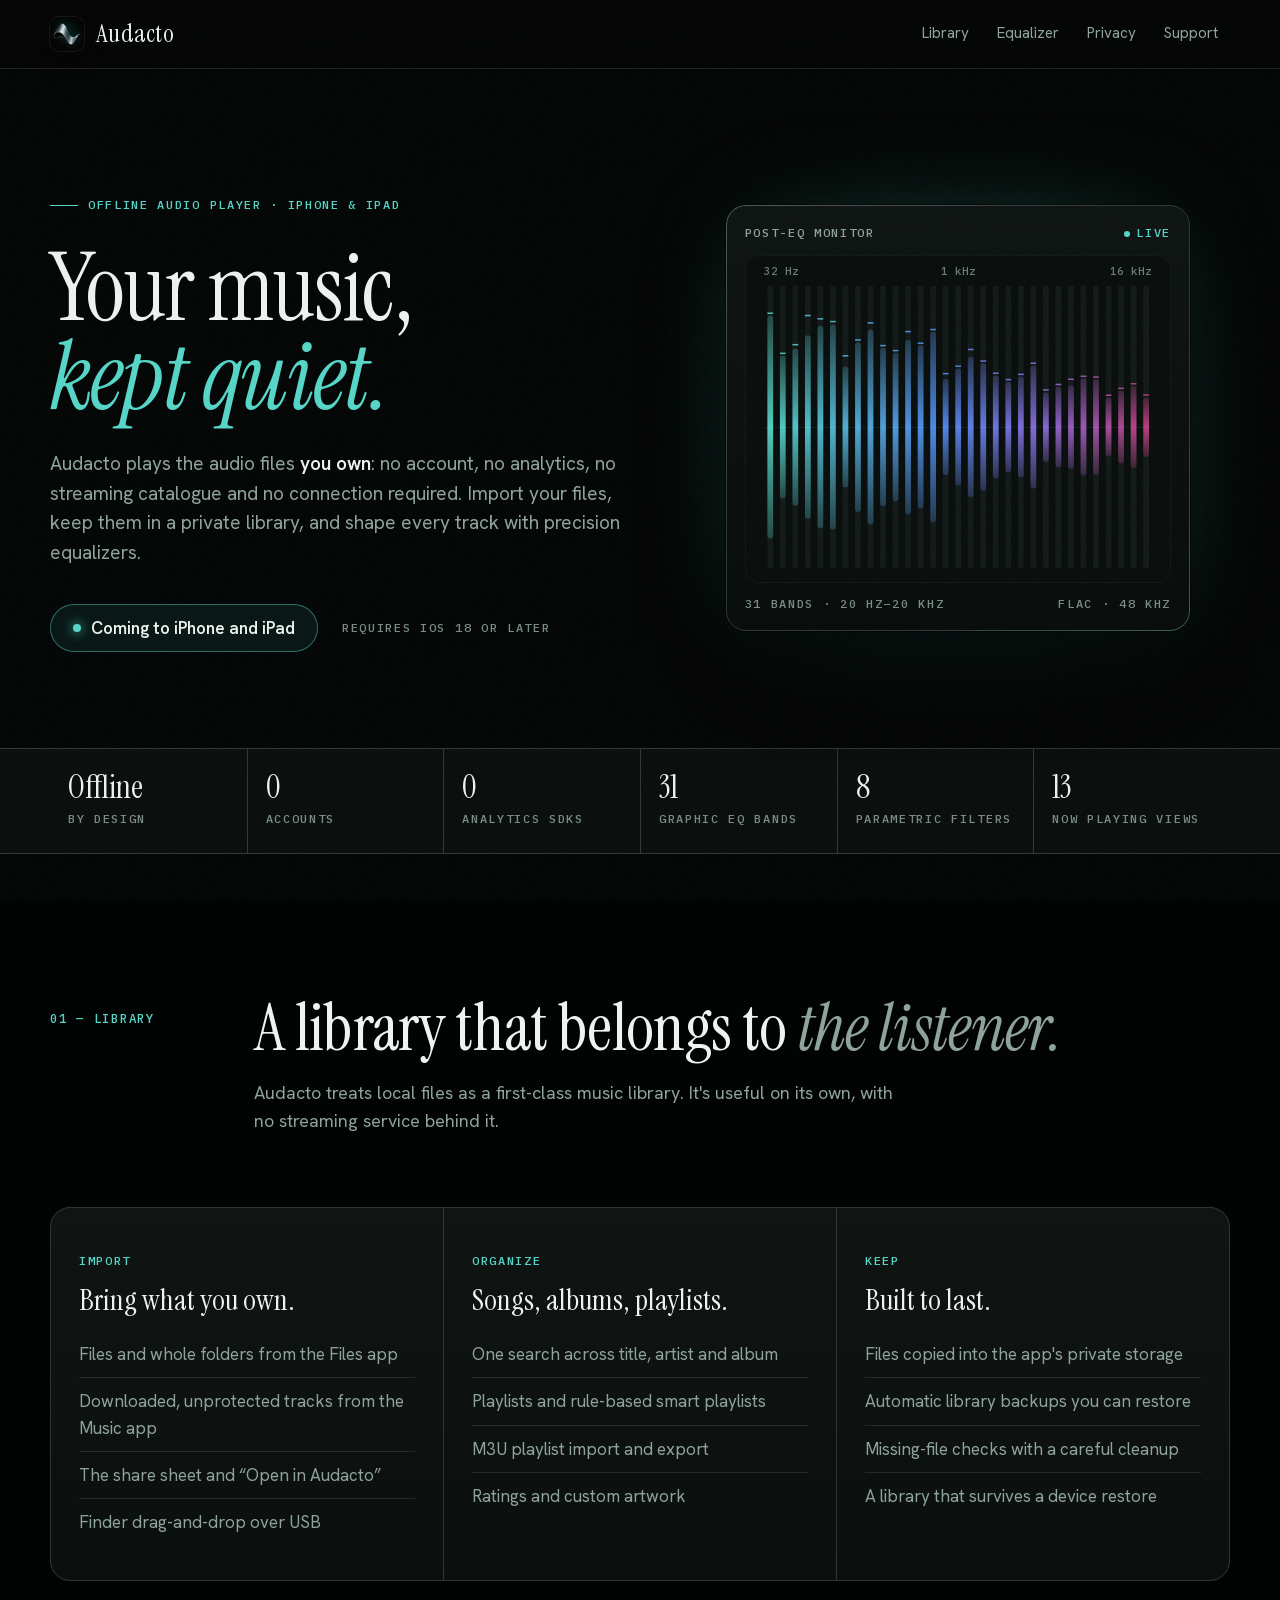
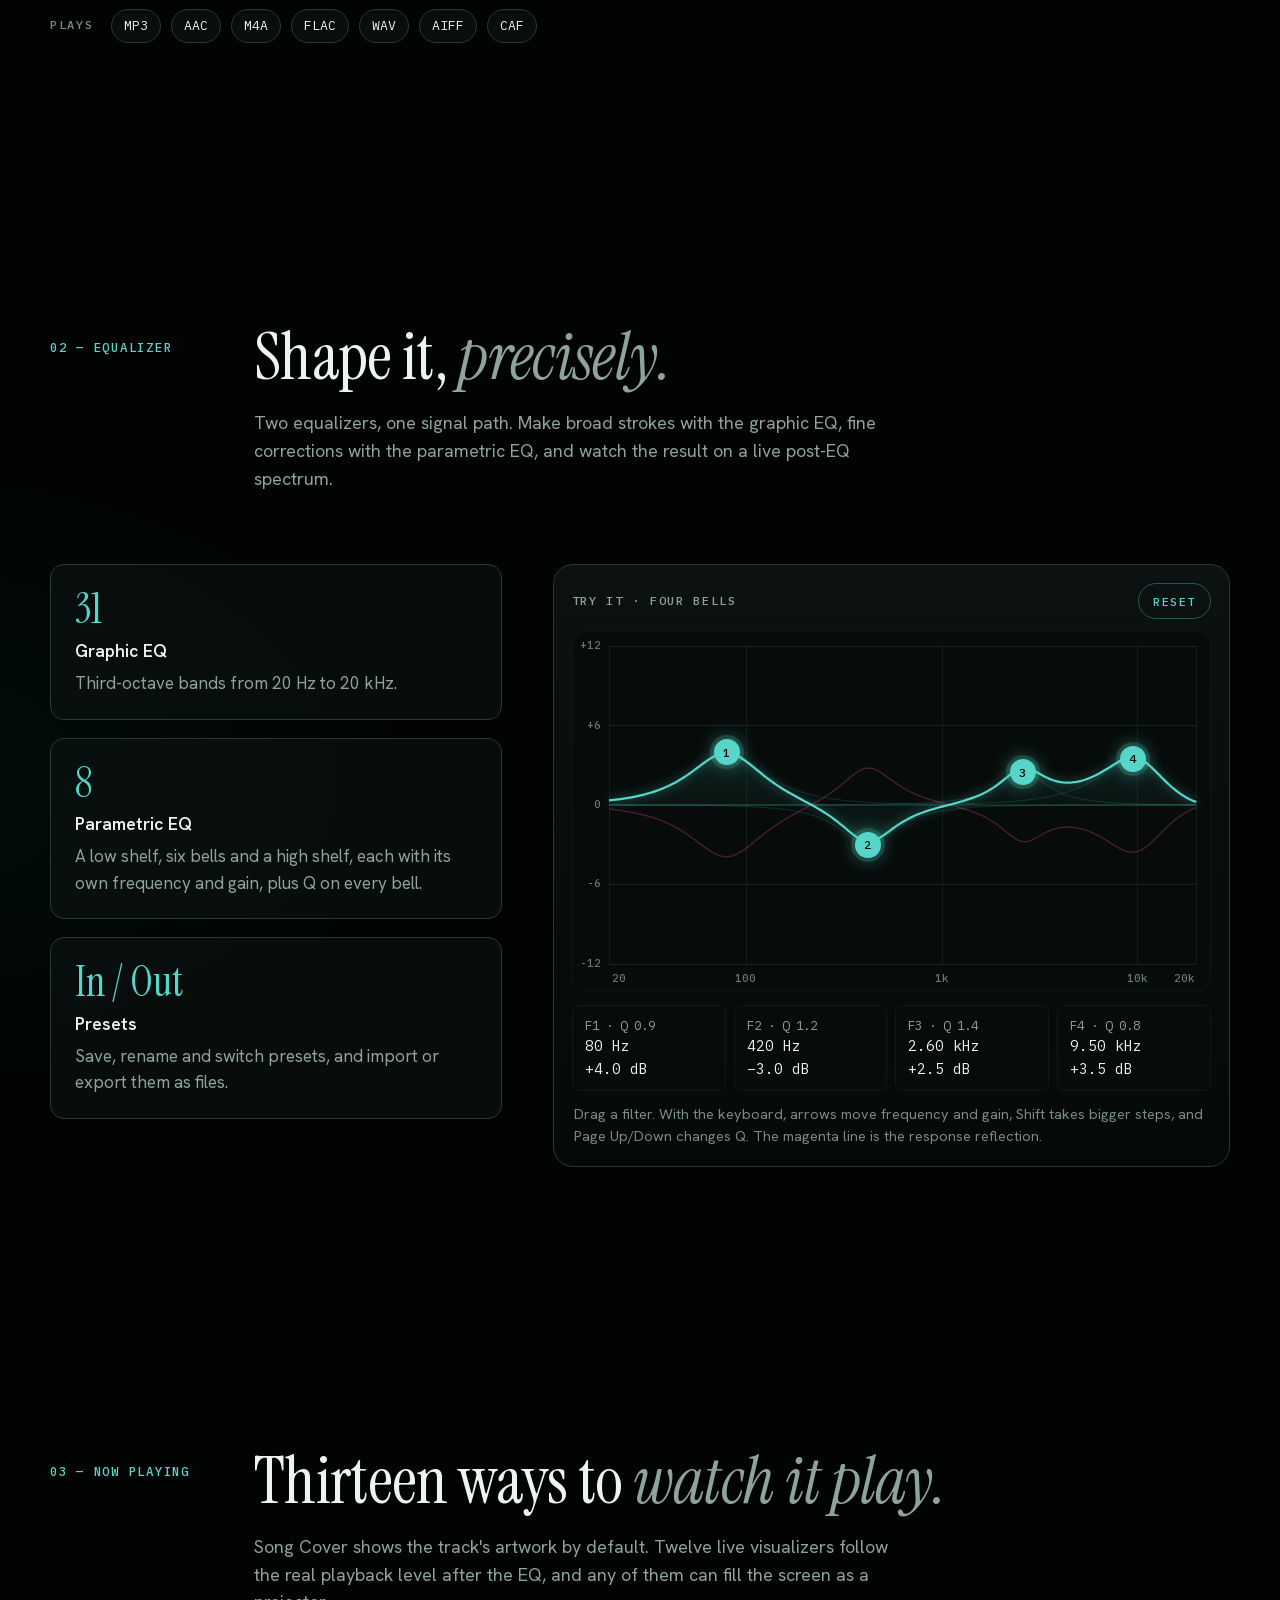
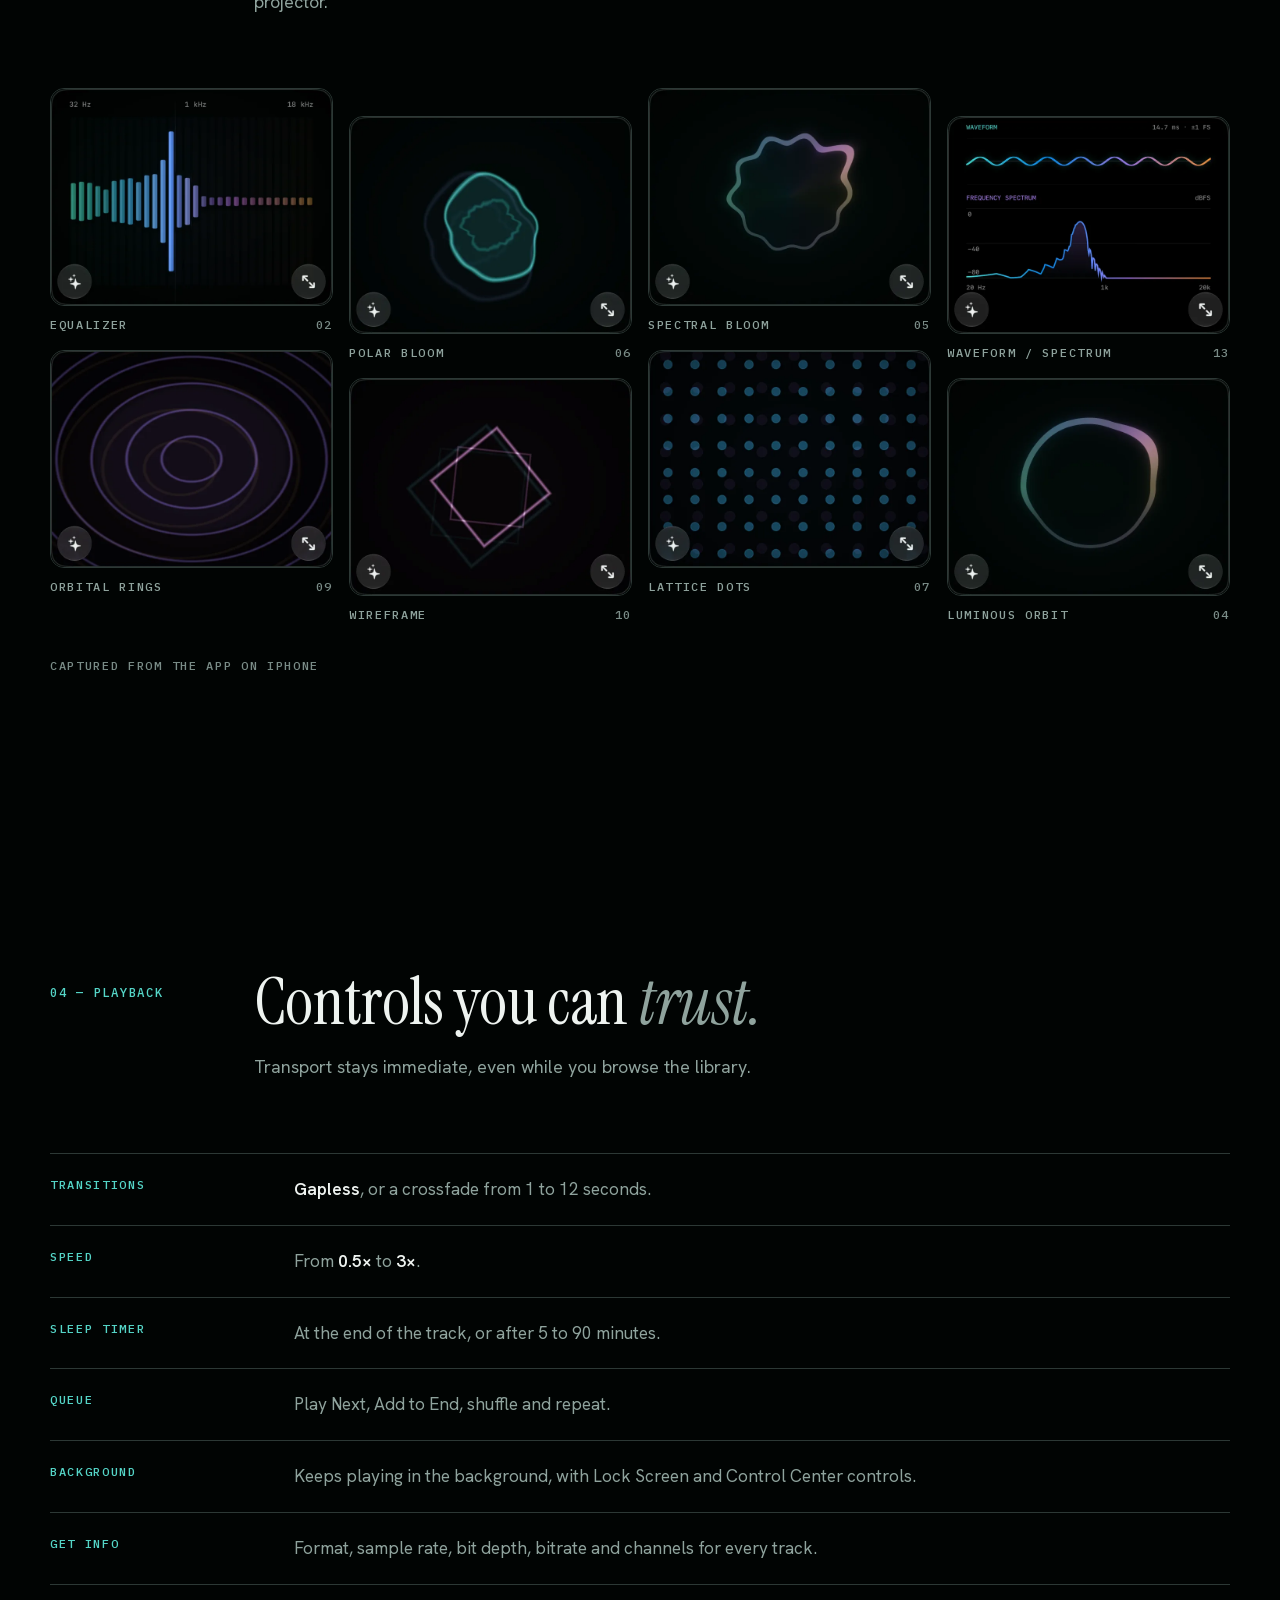
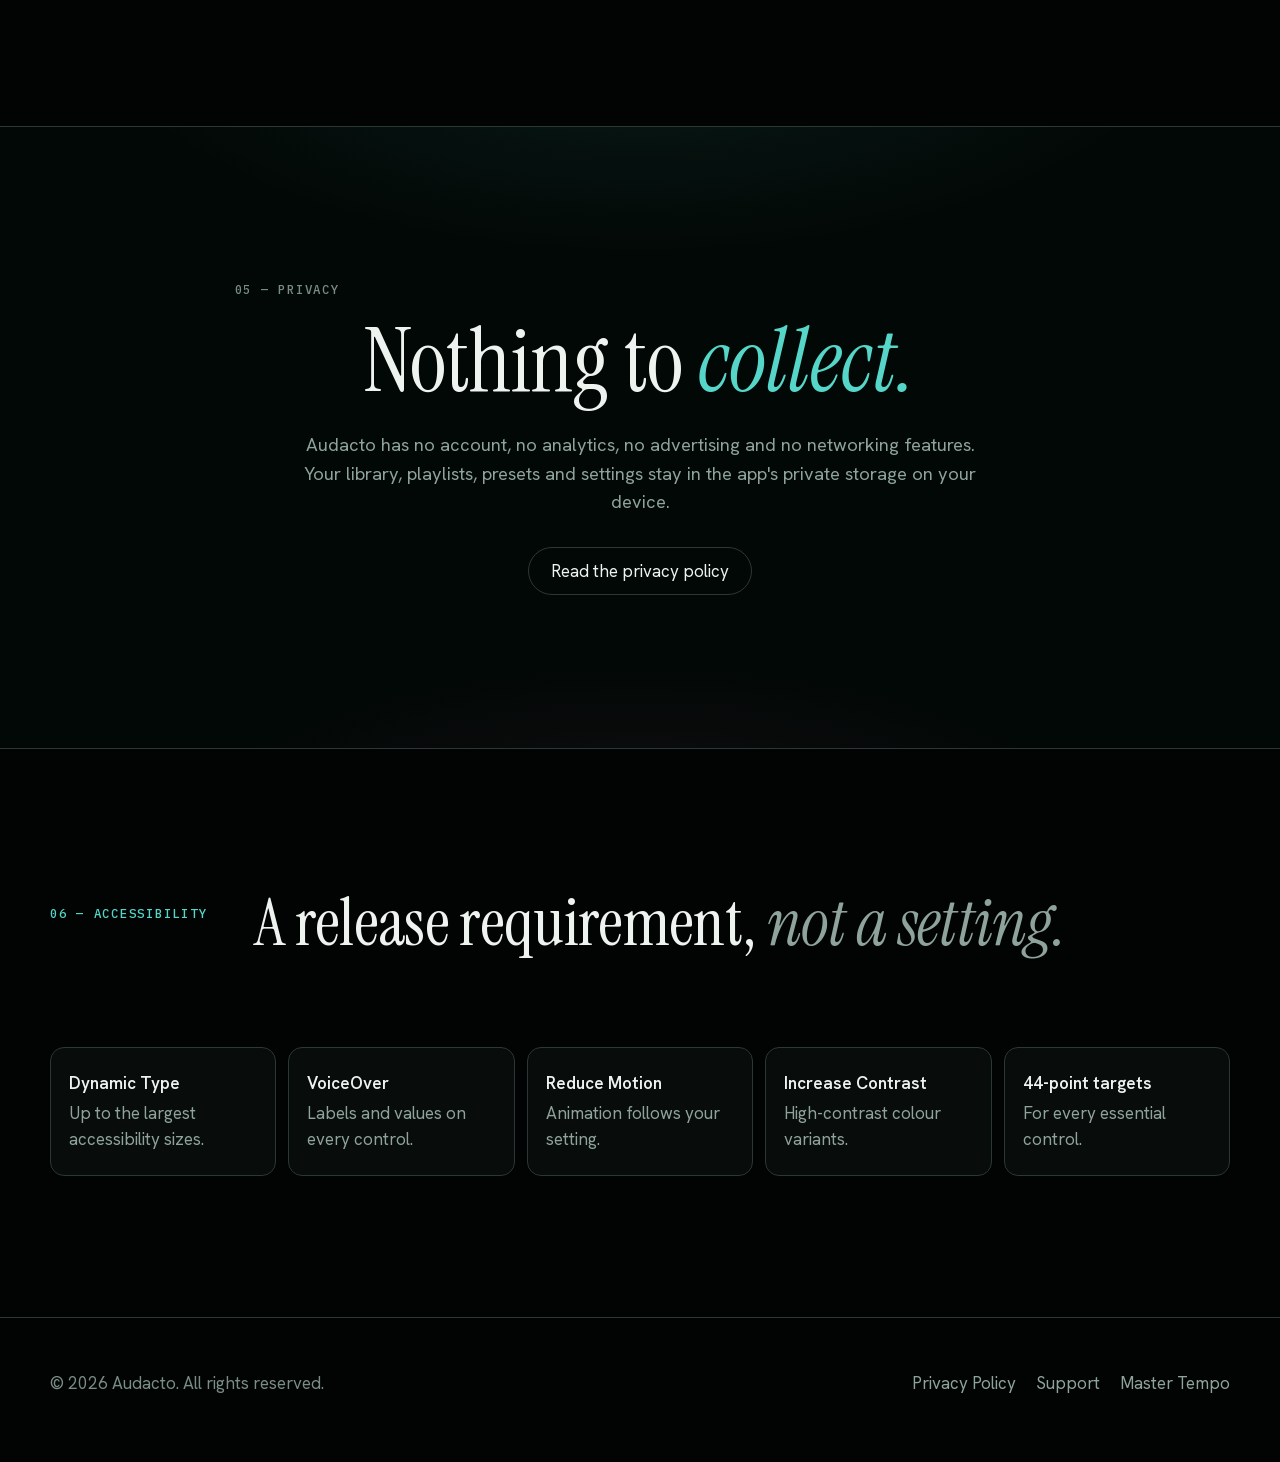
<file: index.html>
<!doctype html>
<html lang="en">
<head>
  <meta charset="utf-8">
  <meta name="viewport" content="width=device-width, initial-scale=1, viewport-fit=cover">
  <title>Audacto — The offline player for music you own</title>
  <meta name="description" content="Audacto is an offline audio player for iPhone and iPad. Import the files you own, organize them into a private library, and shape every track with a 31-band graphic EQ and an eight-filter parametric EQ. No account, no analytics.">
  <meta name="theme-color" content="#010403">
  <link rel="canonical" href="https://audacto.master-tempo.com/">
  <meta property="og:type" content="website">
  <meta property="og:title" content="Audacto — The offline player for music you own">
  <meta property="og:description" content="A private library for your own audio files, with a 31-band graphic EQ, an eight-filter parametric EQ and thirteen Now Playing views. No account, no analytics.">
  <meta property="og:url" content="https://audacto.master-tempo.com/">
  <meta property="og:image" content="https://audacto.master-tempo.com/assets/img/og.png">
  <meta name="twitter:card" content="summary_large_image">
  <link rel="icon" href="/favicon.ico" sizes="any">
  <link rel="icon" type="image/png" sizes="32x32" href="/favicon-32x32.png">
  <link rel="icon" type="image/png" sizes="16x16" href="/favicon-16x16.png">
  <link rel="apple-touch-icon" href="/apple-touch-icon.png">
  <link rel="preload" href="/assets/fonts/instrument-serif.woff2" as="font" type="font/woff2" crossorigin>
  <link rel="preload" href="/assets/fonts/hanken-grotesk-var.woff2" as="font" type="font/woff2" crossorigin>
  <link rel="stylesheet" href="/assets/site.css">
  <script>document.documentElement.classList.add("js")</script>
  <script src="/assets/site.js" defer></script>
</head>
<body>
  <a class="skip-link" href="#main">Skip to content</a>

  <header class="site-header">
    <div class="wrap">
      <a class="brand" href="/" aria-label="Audacto home">
        <img src="/assets/img/icon.webp" alt="" width="34" height="34">
        <span>Audacto</span>
      </a>
      <nav class="site-nav" aria-label="Primary">
        <ul>
          <li class="nav-optional"><a href="#library">Library</a></li>
          <li class="nav-optional"><a href="#equalizer">Equalizer</a></li>
          <li><a href="/privacy.html">Privacy</a></li>
          <li><a href="/support/">Support</a></li>
        </ul>
      </nav>
    </div>
  </header>

  <main id="main">
    <section class="hero" aria-labelledby="hero-title">
      <div class="wrap">
        <div>
          <p class="eyebrow mono" data-rise="1">Offline audio player · iPhone &amp; iPad</p>
          <h1 id="hero-title" data-rise="2">Your music,<br><em>kept quiet.</em></h1>
          <p class="lede" data-rise="3">
            Audacto plays the audio files <strong>you own</strong>: no account, no analytics, no streaming catalogue
            and no connection required. Import your files, keep them in a private library, and shape every track
            with precision equalizers.
          </p>
          <div class="availability" data-rise="4">
            <span class="pill"><span class="dot" aria-hidden="true"></span>Coming to iPhone and iPad</span>
            <span class="mono">Requires iOS 18 or later</span>
          </div>
        </div>

        <figure class="monitor" data-rise="5" aria-label="Illustration of the Audacto post-EQ monitor">
          <div class="monitor-head">
            <span class="mono">Post-EQ monitor</span>
            <span class="mono live">Live</span>
          </div>
          <div class="monitor-screen">
            <canvas data-monitor aria-hidden="true"></canvas>
          </div>
          <figcaption class="monitor-foot">
            <span class="mono">31 bands · 20 Hz–20 kHz</span>
            <span class="mono">FLAC · 48 kHz</span>
          </figcaption>
        </figure>
      </div>
    </section>

    <section class="spec-strip" aria-label="At a glance">
      <ul class="wrap">
        <li><b>Offline</b><span class="mono">by design</span></li>
        <li><b>0</b><span class="mono">accounts</span></li>
        <li><b>0</b><span class="mono">analytics SDKs</span></li>
        <li><b>31</b><span class="mono">graphic EQ bands</span></li>
        <li><b>8</b><span class="mono">parametric filters</span></li>
        <li><b>13</b><span class="mono">Now Playing views</span></li>
      </ul>
    </section>

    <section class="section" id="library" aria-labelledby="library-title">
      <div class="wrap">
        <header class="section-head reveal">
          <p class="index mono">01 — Library</p>
          <div>
            <h2 id="library-title">A library that belongs to <em>the listener.</em></h2>
            <p>Audacto treats local files as a first-class music library. It's useful on its own, with no streaming service behind it.</p>
          </div>
        </header>

        <div class="cols reveal">
          <article class="col">
            <p class="mono">Import</p>
            <h3>Bring what you own.</h3>
            <ul>
              <li>Files and whole folders from the Files app</li>
              <li>Downloaded, unprotected tracks from the Music app</li>
              <li>The share sheet and “Open in Audacto”</li>
              <li>Finder drag-and-drop over USB</li>
            </ul>
          </article>
          <article class="col">
            <p class="mono">Organize</p>
            <h3>Songs, albums, playlists.</h3>
            <ul>
              <li>One search across title, artist and album</li>
              <li>Playlists and rule-based smart playlists</li>
              <li>M3U playlist import and export</li>
              <li>Ratings and custom artwork</li>
            </ul>
          </article>
          <article class="col">
            <p class="mono">Keep</p>
            <h3>Built to last.</h3>
            <ul>
              <li>Files copied into the app's private storage</li>
              <li>Automatic library backups you can restore</li>
              <li>Missing-file checks with a careful cleanup</li>
              <li>A library that survives a device restore</li>
            </ul>
          </article>
        </div>

        <div class="formats reveal" aria-label="Supported formats">
          <span class="mono">Plays</span>
          <code>MP3</code><code>AAC</code><code>M4A</code><code>FLAC</code><code>WAV</code><code>AIFF</code><code>CAF</code>
        </div>
      </div>
    </section>

    <section class="section" id="equalizer" aria-labelledby="eq-title">
      <div class="wrap">
        <header class="section-head reveal">
          <p class="index mono">02 — Equalizer</p>
          <div>
            <h2 id="eq-title">Shape it, <em>precisely.</em></h2>
            <p>Two equalizers, one signal path. Make broad strokes with the graphic EQ, fine corrections with the parametric EQ, and watch the result on a live post-EQ spectrum.</p>
          </div>
        </header>

        <div class="eq-grid">
          <div class="eq-facts reveal">
            <div class="fact">
              <b>31</b>
              <h3>Graphic EQ</h3>
              <p>Third-octave bands from 20 Hz to 20 kHz.</p>
            </div>
            <div class="fact">
              <b>8</b>
              <h3>Parametric EQ</h3>
              <p>A low shelf, six bells and a high shelf, each with its own frequency and gain, plus Q on every bell.</p>
            </div>
            <div class="fact">
              <b>In / Out</b>
              <h3>Presets</h3>
              <p>Save, rename and switch presets, and import or export them as files.</p>
            </div>
          </div>

          <div class="eq-demo reveal">
            <div class="eq-demo-head">
              <span class="mono">Try it · four bells</span>
              <button class="eq-reset mono" type="button" data-eq-reset>Reset</button>
            </div>
            <div class="eq-stage" data-eq>
              <canvas aria-hidden="true"></canvas>
              <button class="eq-handle" type="button" data-band="1" aria-describedby="eq-hint"></button>
              <button class="eq-handle" type="button" data-band="2" aria-describedby="eq-hint"></button>
              <button class="eq-handle" type="button" data-band="3" aria-describedby="eq-hint"></button>
              <button class="eq-handle" type="button" data-band="4" aria-describedby="eq-hint"></button>
            </div>
            <ul class="eq-readout" data-eq-readout aria-live="polite">
              <li></li><li></li><li></li><li></li>
            </ul>
            <p class="eq-hint" id="eq-hint">Drag a filter. With the keyboard, arrows move frequency and gain, Shift takes bigger steps, and Page Up/Down changes Q. The magenta line is the response reflection.</p>
          </div>
        </div>
      </div>
    </section>

    <section class="section" id="now-playing" aria-labelledby="viz-title">
      <div class="wrap">
        <header class="section-head reveal">
          <p class="index mono">03 — Now Playing</p>
          <div>
            <h2 id="viz-title">Thirteen ways to <em>watch it play.</em></h2>
            <p>Song Cover shows the track's artwork by default. Twelve live visualizers follow the real playback level after the EQ, and any of them can fill the screen as a projector.</p>
          </div>
        </header>

        <ul class="viz-grid reveal">
          <li><figure><img src="/assets/img/viz-equalizer.webp" alt="Equalizer visualizer: mirrored teal-to-violet bars across 31 bands" width="720" height="554" loading="lazy" decoding="async"><figcaption><span class="mono">Equalizer</span><span class="mono">02</span></figcaption></figure></li>
          <li><figure><img src="/assets/img/viz-polar-bloom.webp" alt="Polar Bloom visualizer: a teal ring whose outline swells with the signal" width="720" height="554" loading="lazy" decoding="async"><figcaption><span class="mono">Polar Bloom</span><span class="mono">06</span></figcaption></figure></li>
          <li><figure><img src="/assets/img/viz-spectral-bloom.webp" alt="Spectral Bloom visualizer: a soft multicolour ring" width="720" height="554" loading="lazy" decoding="async"><figcaption><span class="mono">Spectral Bloom</span><span class="mono">05</span></figcaption></figure></li>
          <li><figure><img src="/assets/img/viz-waveform-spectrum.webp" alt="Waveform and spectrum visualizer with labelled axes" width="720" height="554" loading="lazy" decoding="async"><figcaption><span class="mono">Waveform / Spectrum</span><span class="mono">13</span></figcaption></figure></li>
          <li><figure><img src="/assets/img/viz-orbital-rings.webp" alt="Orbital Rings visualizer: concentric violet rings" width="720" height="554" loading="lazy" decoding="async"><figcaption><span class="mono">Orbital Rings</span><span class="mono">09</span></figcaption></figure></li>
          <li><figure><img src="/assets/img/viz-wireframe.webp" alt="Wireframe visualizer: rotating outlined squares" width="720" height="554" loading="lazy" decoding="async"><figcaption><span class="mono">Wireframe</span><span class="mono">10</span></figcaption></figure></li>
          <li><figure><img src="/assets/img/viz-lattice-dots.webp" alt="Lattice Dots visualizer: a grid of blue dots" width="720" height="554" loading="lazy" decoding="async"><figcaption><span class="mono">Lattice Dots</span><span class="mono">07</span></figcaption></figure></li>
          <li><figure><img src="/assets/img/viz-luminous-orbit.webp" alt="Luminous Orbit visualizer: a glowing gradient loop" width="720" height="554" loading="lazy" decoding="async"><figcaption><span class="mono">Luminous Orbit</span><span class="mono">04</span></figcaption></figure></li>
        </ul>
        <p class="viz-note mono reveal">Captured from the app on iPhone</p>
      </div>
    </section>

    <section class="section" id="playback" aria-labelledby="playback-title">
      <div class="wrap">
        <header class="section-head reveal">
          <p class="index mono">04 — Playback</p>
          <div>
            <h2 id="playback-title">Controls you can <em>trust.</em></h2>
            <p>Transport stays immediate, even while you browse the library.</p>
          </div>
        </header>
        <dl class="spec-table reveal">
          <div><dt class="mono">Transitions</dt><dd><strong>Gapless</strong>, or a crossfade from 1 to 12 seconds.</dd></div>
          <div><dt class="mono">Speed</dt><dd>From <strong>0.5×</strong> to <strong>3×</strong>.</dd></div>
          <div><dt class="mono">Sleep timer</dt><dd>At the end of the track, or after 5 to 90 minutes.</dd></div>
          <div><dt class="mono">Queue</dt><dd>Play Next, Add to End, shuffle and repeat.</dd></div>
          <div><dt class="mono">Background</dt><dd>Keeps playing in the background, with Lock Screen and Control Center controls.</dd></div>
          <div><dt class="mono">Get Info</dt><dd>Format, sample rate, bit depth, bitrate and channels for every track.</dd></div>
        </dl>
      </div>
    </section>

    <section class="statement" aria-labelledby="privacy-title">
      <div class="wrap">
        <p class="mono reveal">05 — Privacy</p>
        <h2 id="privacy-title" class="reveal">Nothing to <em>collect.</em></h2>
        <p class="reveal">Audacto has no account, no analytics, no advertising and no networking features. Your library, playlists, presets and settings stay in the app's private storage on your device.</p>
        <a class="statement-link reveal" href="/privacy.html">Read the privacy policy</a>
      </div>
    </section>

    <section class="section" aria-labelledby="a11y-title">
      <div class="wrap">
        <header class="section-head reveal">
          <p class="index mono">06 — Accessibility</p>
          <div>
            <h2 id="a11y-title">A release requirement, <em>not a setting.</em></h2>
          </div>
        </header>
        <ul class="a11y-list reveal">
          <li><b>Dynamic Type</b>Up to the largest accessibility sizes.</li>
          <li><b>VoiceOver</b>Labels and values on every control.</li>
          <li><b>Reduce Motion</b>Animation follows your setting.</li>
          <li><b>Increase Contrast</b>High-contrast colour variants.</li>
          <li><b>44-point targets</b>For every essential control.</li>
        </ul>
      </div>
    </section>
  </main>

  <footer class="site-footer">
    <div class="wrap">
      <span>© 2026 Audacto. All rights reserved.</span>
      <nav aria-label="Footer">
        <ul>
          <li><a href="/privacy.html">Privacy Policy</a></li>
          <li><a href="/support/">Support</a></li>
          <li><a href="https://master-tempo.com/">Master Tempo</a></li>
        </ul>
      </nav>
    </div>
  </footer>
</body>
</html>
</file>
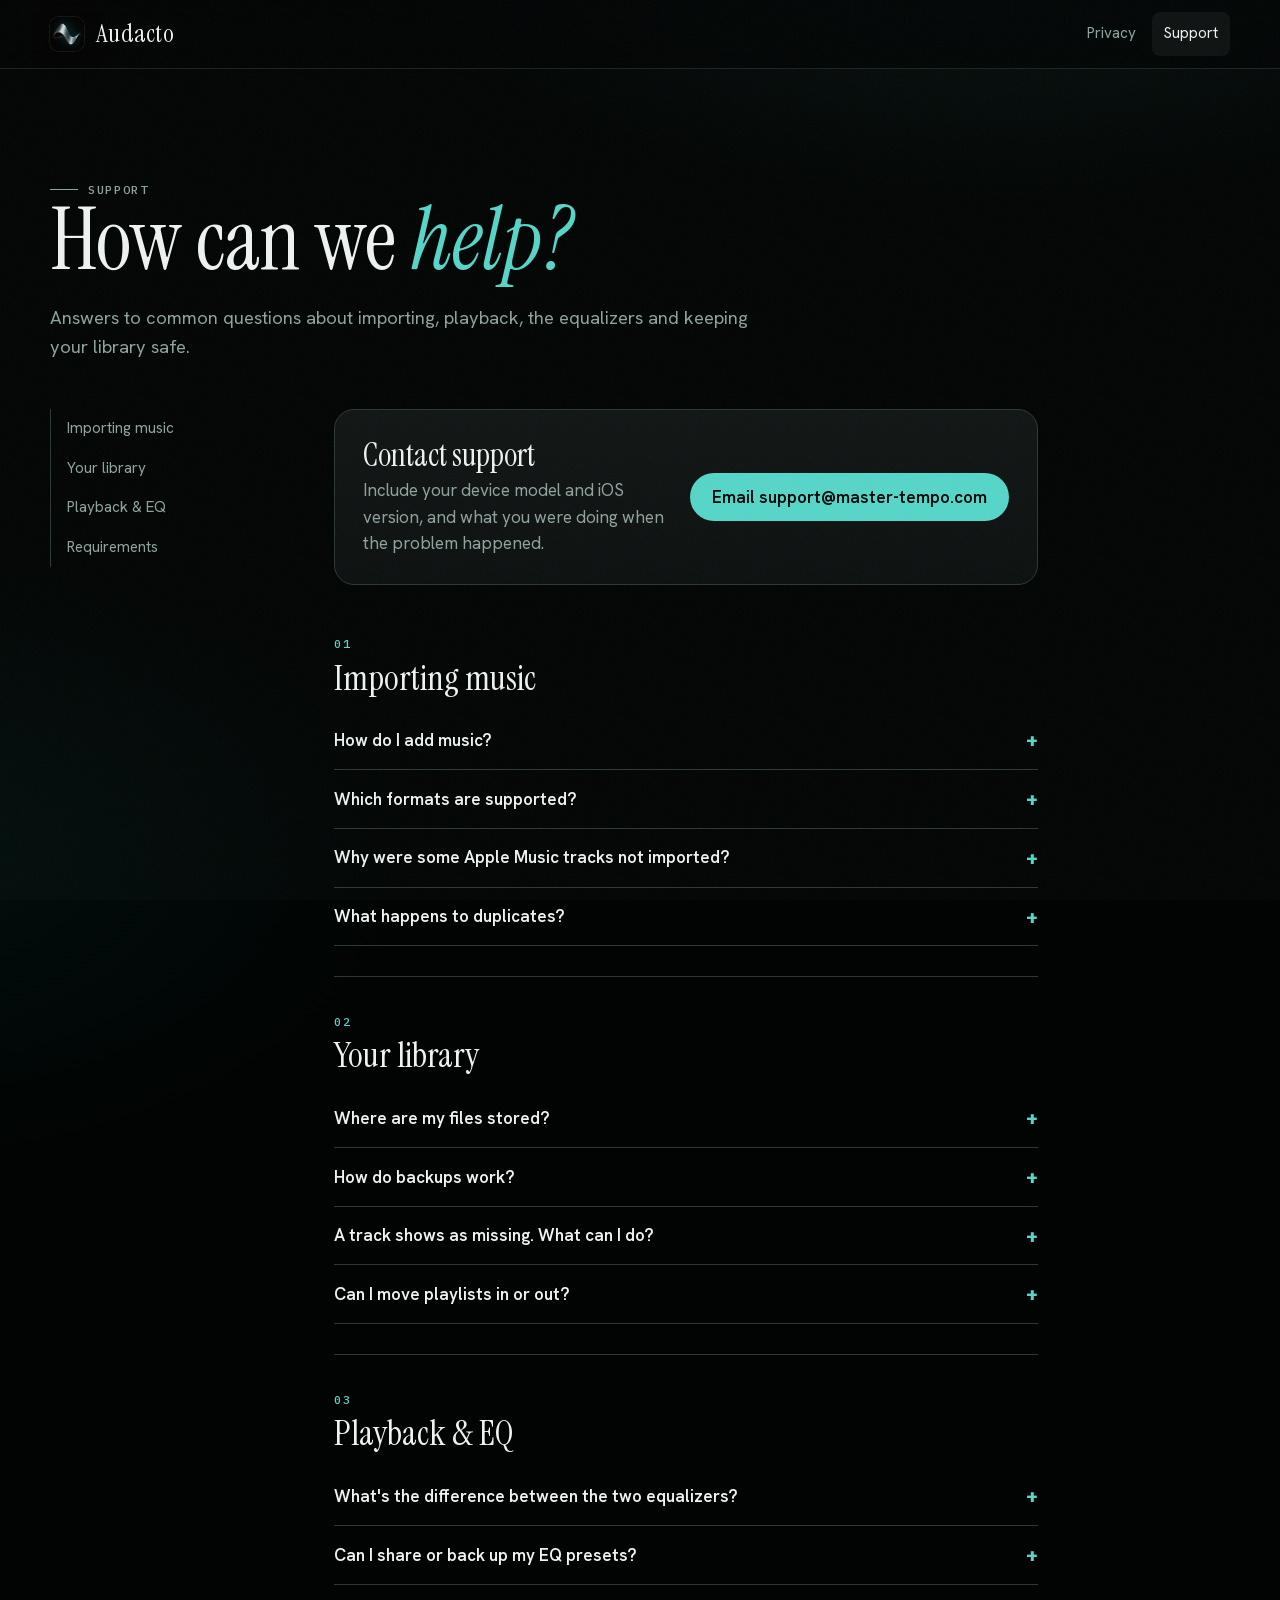
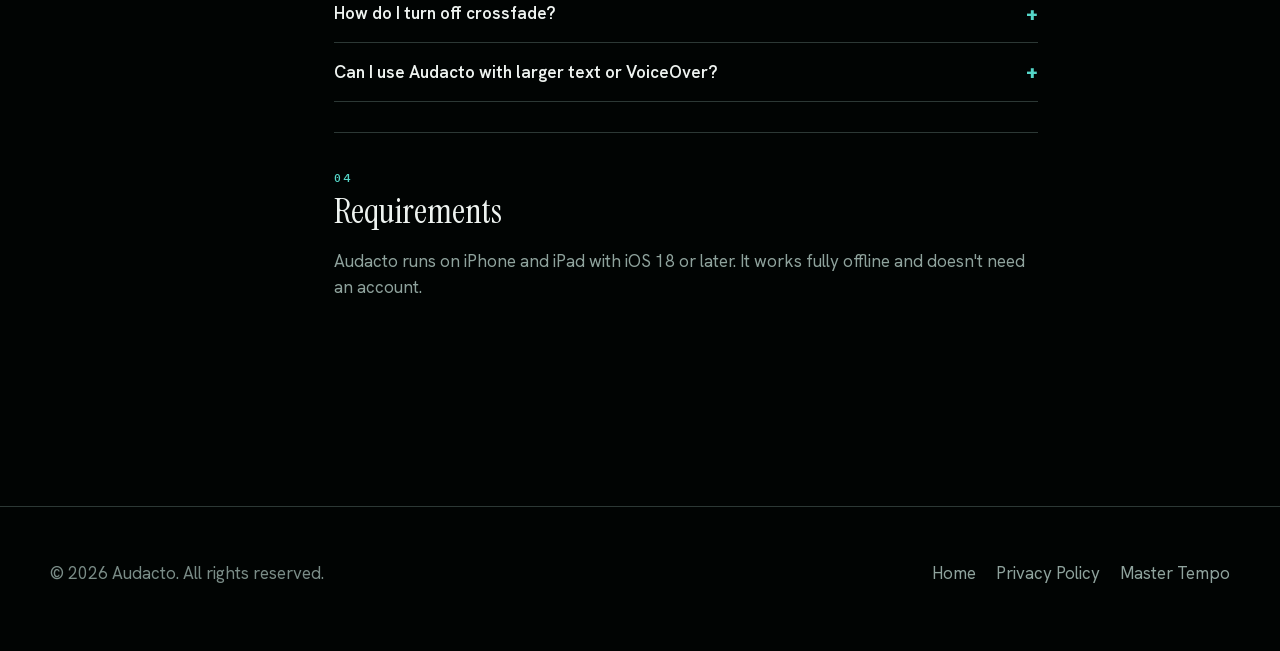
<file: support/index.html>
<!doctype html>
<html lang="en">
<head>
  <meta charset="utf-8">
  <meta name="viewport" content="width=device-width, initial-scale=1, viewport-fit=cover">
  <title>Support — Audacto</title>
  <meta name="description" content="Help with Audacto: importing music, supported formats, equalizer presets, backups and missing files. Contact support@master-tempo.com.">
  <meta name="theme-color" content="#010403">
  <link rel="canonical" href="https://audacto.master-tempo.com/support/">
  <link rel="icon" href="/favicon.ico" sizes="any">
  <link rel="icon" type="image/png" sizes="32x32" href="/favicon-32x32.png">
  <link rel="apple-touch-icon" href="/apple-touch-icon.png">
  <link rel="stylesheet" href="/assets/site.css">
</head>
<body>
  <a class="skip-link" href="#main">Skip to content</a>

  <header class="site-header">
    <div class="wrap">
      <a class="brand" href="/" aria-label="Audacto home">
        <img src="/assets/img/icon.webp" alt="" width="34" height="34">
        <span>Audacto</span>
      </a>
      <nav class="site-nav" aria-label="Primary">
        <ul>
          <li><a href="/privacy.html">Privacy</a></li>
          <li><a href="/support/" aria-current="page">Support</a></li>
        </ul>
      </nav>
    </div>
  </header>

  <main id="main">
    <section class="doc-hero">
      <div class="wrap">
        <p class="eyebrow mono">Support</p>
        <h1>How can we <em>help?</em></h1>
        <p>Answers to common questions about importing, playback, the equalizers and keeping your library safe.</p>
      </div>
    </section>

    <div class="wrap doc">
      <nav class="doc-toc" aria-label="On this page">
        <ol>
          <li><a href="#import">Importing music</a></li>
          <li><a href="#library">Your library</a></li>
          <li><a href="#playback">Playback &amp; EQ</a></li>
          <li><a href="#requirements">Requirements</a></li>
        </ol>
      </nav>

      <div class="doc-body">
        <div class="contact-card">
          <div>
            <h2>Contact support</h2>
            <p>Include your device model and iOS version, and what you were doing when the problem happened.</p>
          </div>
          <a class="button" href="mailto:support@master-tempo.com?subject=Audacto%20support">Email support@master-tempo.com</a>
        </div>

        <section>
          <h2 id="import"><span class="mono">01</span>Importing music</h2>

          <details class="faq">
            <summary>How do I add music?</summary>
            <div>
              <p>Tap <strong>Import</strong> in Library and choose <strong>From Files</strong> to pick files or whole folders, or <strong>From Apple Music</strong> to pick tracks from the Music app.</p>
              <p>You can also share an audio file to Audacto from another app, open it with “Open in Audacto”, or drag files into Audacto's folder in Finder with your device connected over USB. Audacto imports them the next time it opens.</p>
            </div>
          </details>

          <details class="faq">
            <summary>Which formats are supported?</summary>
            <div>
              <p>MP3, AAC and M4A, FLAC, WAV, AIFF and CAF.</p>
            </div>
          </details>

          <details class="faq">
            <summary>Why were some Apple Music tracks not imported?</summary>
            <div>
              <p>Audacto can only import music you own that is downloaded to your device. Copy-protected tracks, such as songs available through an Apple Music subscription, and tracks that aren't downloaded can't be imported. The import summary lists them by title so you can see what was skipped.</p>
            </div>
          </details>

          <details class="faq">
            <summary>What happens to duplicates?</summary>
            <div>
              <p>Audacto recognizes a file it already has and reports it as already in your library instead of adding it twice.</p>
            </div>
          </details>
        </section>

        <section>
          <h2 id="library"><span class="mono">02</span>Your library</h2>

          <details class="faq">
            <summary>Where are my files stored?</summary>
            <div>
              <p>Imported files are copied into Audacto's private storage on your device, so your library keeps working even if you move or delete the originals. Nothing is uploaded anywhere.</p>
            </div>
          </details>

          <details class="faq">
            <summary>How do backups work?</summary>
            <div>
              <p>Audacto regularly saves a backup of your library information, such as playlists, ratings and track details, on your device. You can see when the last backup was made in <strong>Settings → Library &amp; Storage</strong>.</p>
              <p>If your library ever can't be opened, Audacto offers <strong>Retry Open</strong> and, when a usable backup exists, <strong>Restore Backup</strong>. Restoring replaces library information with the backup. Your audio and artwork files are kept, but a backup can't bring back files that were deleted.</p>
            </div>
          </details>

          <details class="faq">
            <summary>A track shows as missing. What can I do?</summary>
            <div>
              <p>A warning icon means the track's file is no longer in Audacto's storage. Open <strong>Settings → Library &amp; Storage</strong> and tap <strong>Recheck Library</strong> to update the counts. <strong>Remove Missing Entries</strong> deletes those entries and their playlist references after you confirm; files that are still present are kept.</p>
            </div>
          </details>

          <details class="faq">
            <summary>Can I move playlists in or out?</summary>
            <div>
              <p>Yes. Use <strong>Import Playlist</strong> on the Playlists screen to bring in an M3U file, and <strong>Export Playlist</strong> on a playlist's own screen to save it as M3U.</p>
            </div>
          </details>
        </section>

        <section>
          <h2 id="playback"><span class="mono">03</span>Playback &amp; EQ</h2>

          <details class="faq">
            <summary>What's the difference between the two equalizers?</summary>
            <div>
              <p>The <strong>Graphic EQ</strong> has 31 fixed bands from 20 Hz to 20 kHz for broad tonal shaping. The <strong>Parametric EQ</strong> has eight filters (a low shelf, six bells and a high shelf), each with adjustable frequency and gain, plus Q on the bells, for precise corrections. A live spectrum shows the result after the EQ.</p>
            </div>
          </details>

          <details class="faq">
            <summary>Can I share or back up my EQ presets?</summary>
            <div>
              <p>Yes. In <strong>Manage Presets</strong> you can save, rename and delete presets, and import or export them as files.</p>
            </div>
          </details>

          <details class="faq">
            <summary>How do I turn off crossfade?</summary>
            <div>
              <p>In Settings, choose <strong>Gapless</strong> as the transition. Crossfade can be set anywhere from 1 to 12 seconds.</p>
            </div>
          </details>

          <details class="faq">
            <summary>Can I use Audacto with larger text or VoiceOver?</summary>
            <div>
              <p>Yes. Audacto supports Dynamic Type up to the largest accessibility sizes, VoiceOver, Reduce Motion and Increase Contrast. If something is hard to use with an accessibility setting, please tell us. We treat it as a bug.</p>
            </div>
          </details>
        </section>

        <section>
          <h2 id="requirements"><span class="mono">04</span>Requirements</h2>
          <p>Audacto runs on iPhone and iPad with iOS 18 or later. It works fully offline and doesn't need an account.</p>
        </section>
      </div>
    </div>
  </main>

  <footer class="site-footer">
    <div class="wrap">
      <span>© 2026 Audacto. All rights reserved.</span>
      <nav aria-label="Footer">
        <ul>
          <li><a href="/">Home</a></li>
          <li><a href="/privacy.html">Privacy Policy</a></li>
          <li><a href="https://master-tempo.com/">Master Tempo</a></li>
        </ul>
      </nav>
    </div>
  </footer>
</body>
</html>
</file>
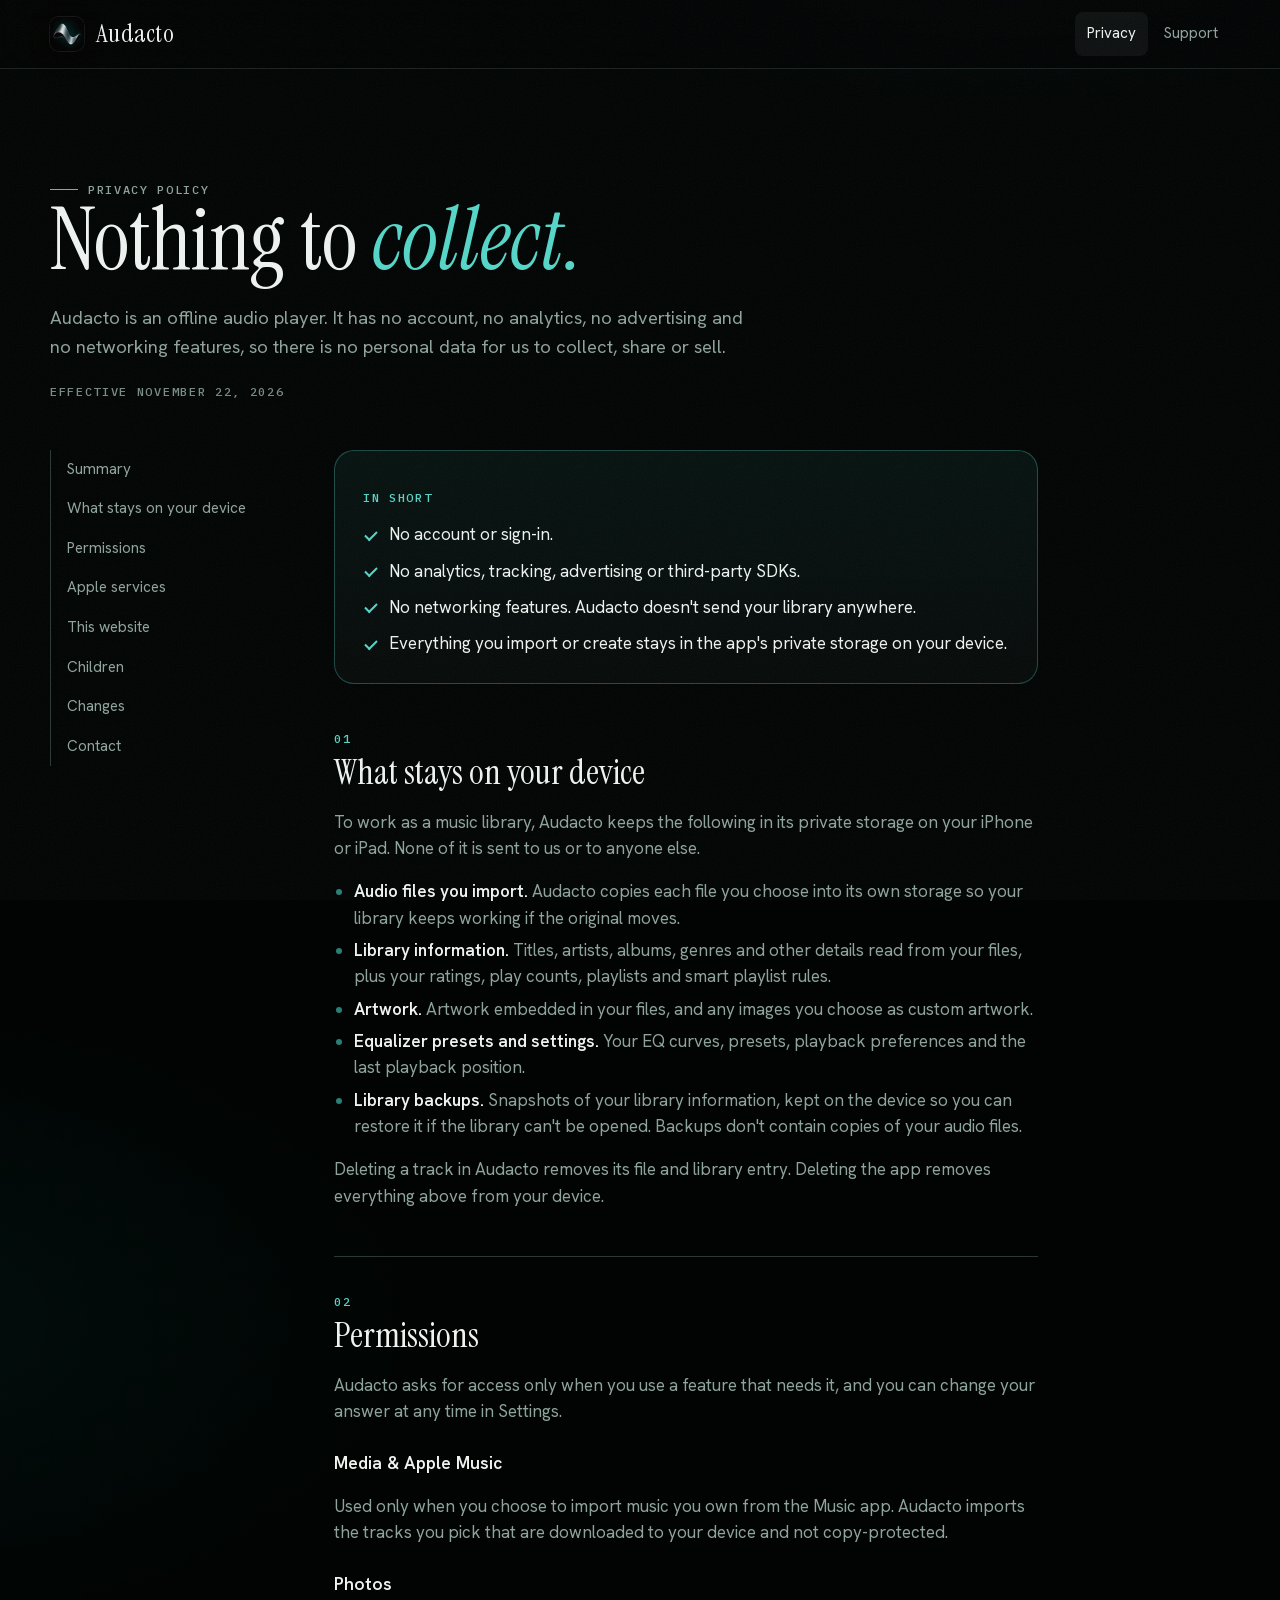
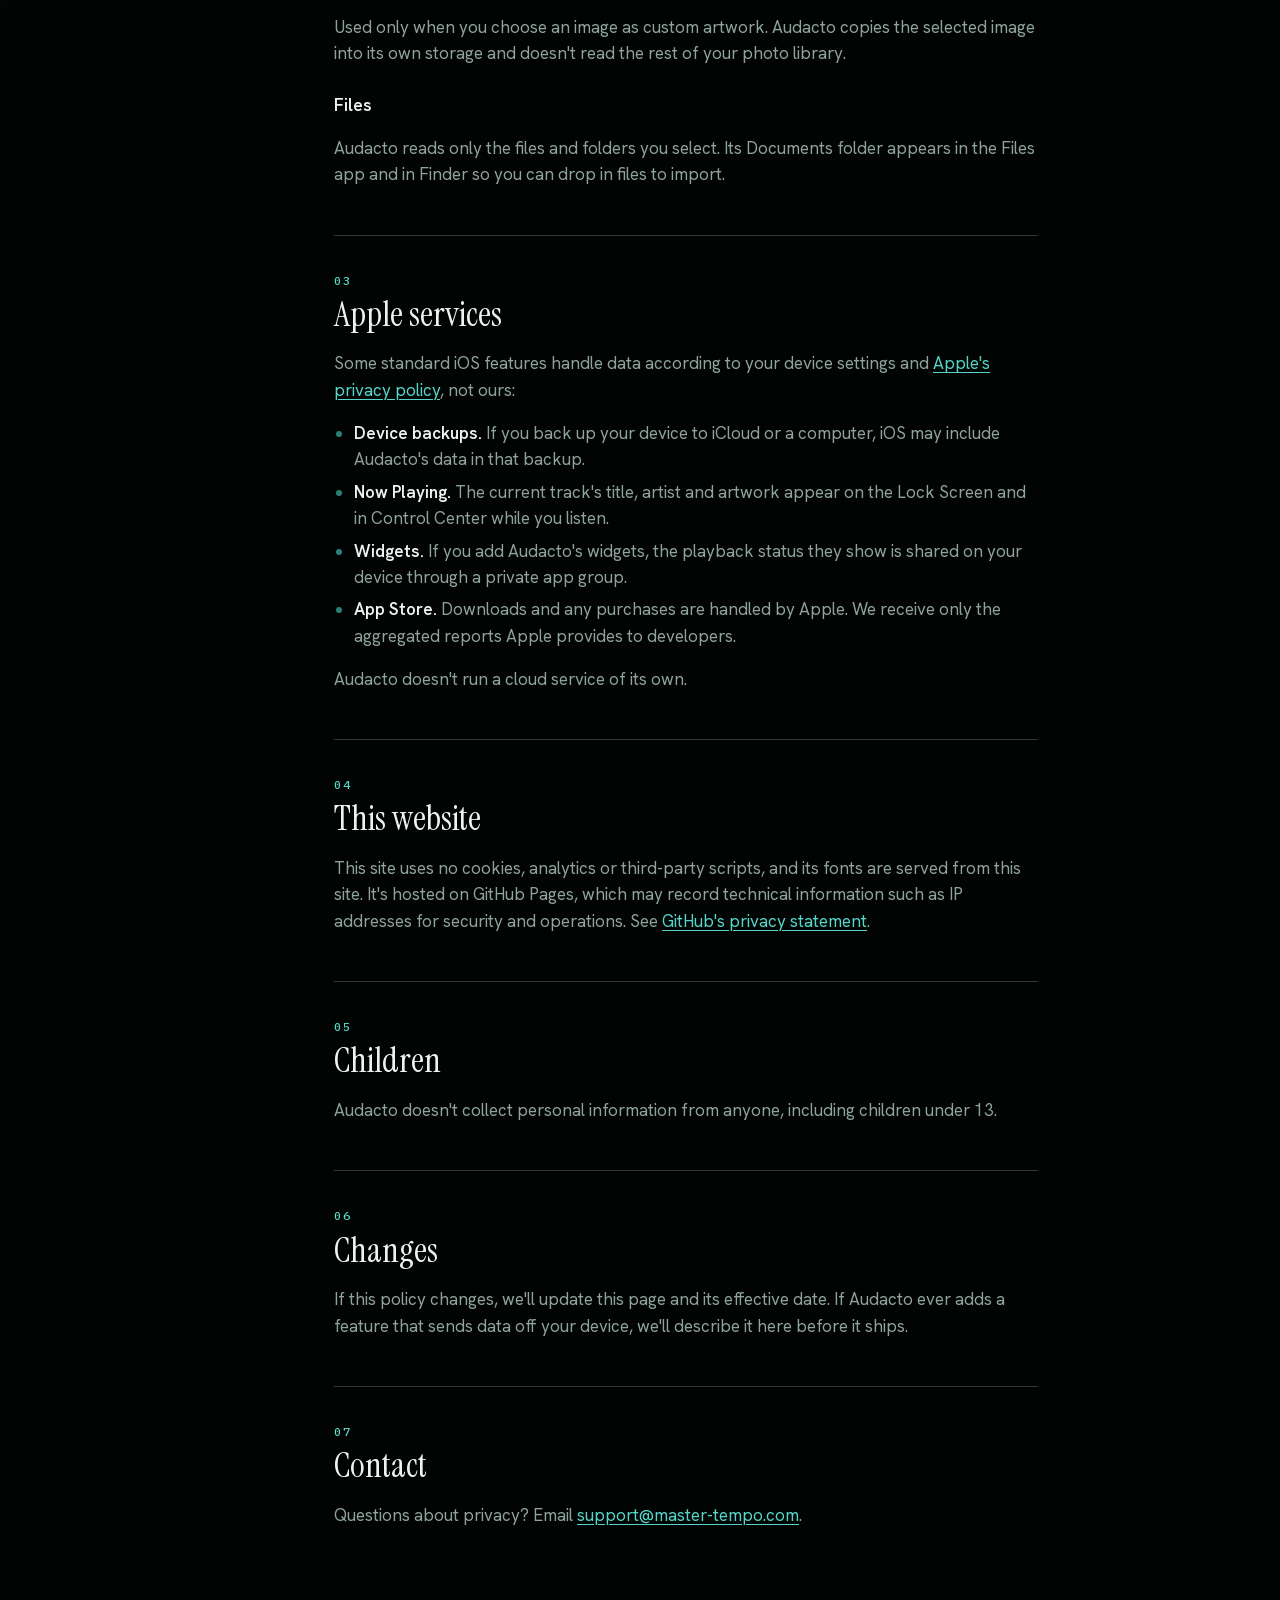
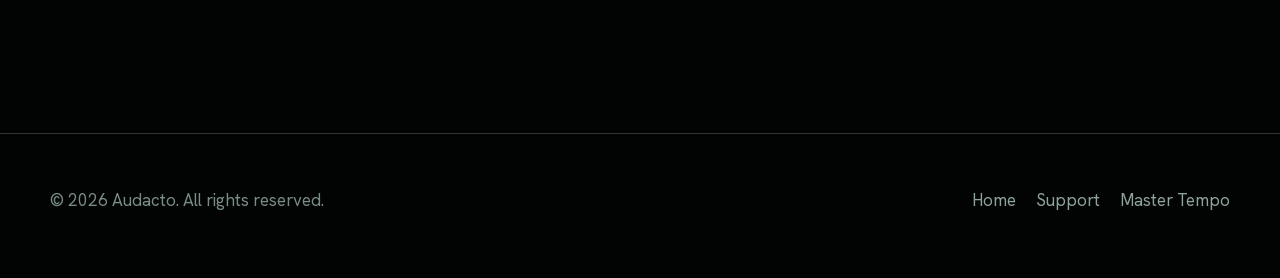
<file: privacy.html>
<!doctype html>
<html lang="en">
<head>
  <meta charset="utf-8">
  <meta name="viewport" content="width=device-width, initial-scale=1, viewport-fit=cover">
  <title>Privacy Policy — Audacto</title>
  <meta name="description" content="Audacto collects no personal data. No account, no analytics, no advertising and no networking features. Your library stays on your device.">
  <meta name="theme-color" content="#010403">
  <link rel="canonical" href="https://audacto.master-tempo.com/privacy.html">
  <link rel="icon" href="/favicon.ico" sizes="any">
  <link rel="icon" type="image/png" sizes="32x32" href="/favicon-32x32.png">
  <link rel="apple-touch-icon" href="/apple-touch-icon.png">
  <link rel="stylesheet" href="/assets/site.css">
</head>
<body>
  <a class="skip-link" href="#main">Skip to content</a>

  <header class="site-header">
    <div class="wrap">
      <a class="brand" href="/" aria-label="Audacto home">
        <img src="/assets/img/icon.webp" alt="" width="34" height="34">
        <span>Audacto</span>
      </a>
      <nav class="site-nav" aria-label="Primary">
        <ul>
          <li><a href="/privacy.html" aria-current="page">Privacy</a></li>
          <li><a href="/support/">Support</a></li>
        </ul>
      </nav>
    </div>
  </header>

  <main id="main">
    <section class="doc-hero">
      <div class="wrap">
        <p class="eyebrow mono">Privacy Policy</p>
        <h1>Nothing to <em>collect.</em></h1>
        <p>Audacto is an offline audio player. It has no account, no analytics, no advertising and no networking features, so there is no personal data for us to collect, share or sell.</p>
        <p class="doc-meta mono">Effective November 22, 2026</p>
      </div>
    </section>

    <div class="wrap doc">
      <nav class="doc-toc" aria-label="On this page">
        <ol>
          <li><a href="#summary">Summary</a></li>
          <li><a href="#device">What stays on your device</a></li>
          <li><a href="#permissions">Permissions</a></li>
          <li><a href="#apple">Apple services</a></li>
          <li><a href="#website">This website</a></li>
          <li><a href="#children">Children</a></li>
          <li><a href="#changes">Changes</a></li>
          <li><a href="#contact">Contact</a></li>
        </ol>
      </nav>

      <div class="doc-body">
        <div class="summary-card" id="summary">
          <p class="mono">In short</p>
          <ul>
            <li>No account or sign-in.</li>
            <li>No analytics, tracking, advertising or third-party SDKs.</li>
            <li>No networking features. Audacto doesn't send your library anywhere.</li>
            <li>Everything you import or create stays in the app's private storage on your device.</li>
          </ul>
        </div>

        <section>
          <h2 id="device"><span class="mono">01</span>What stays on your device</h2>
          <p>To work as a music library, Audacto keeps the following in its private storage on your iPhone or iPad. None of it is sent to us or to anyone else.</p>
          <ul>
            <li><strong>Audio files you import.</strong> Audacto copies each file you choose into its own storage so your library keeps working if the original moves.</li>
            <li><strong>Library information.</strong> Titles, artists, albums, genres and other details read from your files, plus your ratings, play counts, playlists and smart playlist rules.</li>
            <li><strong>Artwork.</strong> Artwork embedded in your files, and any images you choose as custom artwork.</li>
            <li><strong>Equalizer presets and settings.</strong> Your EQ curves, presets, playback preferences and the last playback position.</li>
            <li><strong>Library backups.</strong> Snapshots of your library information, kept on the device so you can restore it if the library can't be opened. Backups don't contain copies of your audio files.</li>
          </ul>
          <p>Deleting a track in Audacto removes its file and library entry. Deleting the app removes everything above from your device.</p>
        </section>

        <section>
          <h2 id="permissions"><span class="mono">02</span>Permissions</h2>
          <p>Audacto asks for access only when you use a feature that needs it, and you can change your answer at any time in Settings.</p>
          <h3>Media &amp; Apple Music</h3>
          <p>Used only when you choose to import music you own from the Music app. Audacto imports the tracks you pick that are downloaded to your device and not copy-protected.</p>
          <h3>Photos</h3>
          <p>Used only when you choose an image as custom artwork. Audacto copies the selected image into its own storage and doesn't read the rest of your photo library.</p>
          <h3>Files</h3>
          <p>Audacto reads only the files and folders you select. Its Documents folder appears in the Files app and in Finder so you can drop in files to import.</p>
        </section>

        <section>
          <h2 id="apple"><span class="mono">03</span>Apple services</h2>
          <p>Some standard iOS features handle data according to your device settings and <a href="https://www.apple.com/legal/privacy/">Apple's privacy policy</a>, not ours:</p>
          <ul>
            <li><strong>Device backups.</strong> If you back up your device to iCloud or a computer, iOS may include Audacto's data in that backup.</li>
            <li><strong>Now Playing.</strong> The current track's title, artist and artwork appear on the Lock Screen and in Control Center while you listen.</li>
            <li><strong>Widgets.</strong> If you add Audacto's widgets, the playback status they show is shared on your device through a private app group.</li>
            <li><strong>App Store.</strong> Downloads and any purchases are handled by Apple. We receive only the aggregated reports Apple provides to developers.</li>
          </ul>
          <p>Audacto doesn't run a cloud service of its own.</p>
        </section>

        <section>
          <h2 id="website"><span class="mono">04</span>This website</h2>
          <p>This site uses no cookies, analytics or third-party scripts, and its fonts are served from this site. It's hosted on GitHub Pages, which may record technical information such as IP addresses for security and operations. See <a href="https://docs.github.com/en/site-policy/privacy-policies/github-general-privacy-statement">GitHub's privacy statement</a>.</p>
        </section>

        <section>
          <h2 id="children"><span class="mono">05</span>Children</h2>
          <p>Audacto doesn't collect personal information from anyone, including children under 13.</p>
        </section>

        <section>
          <h2 id="changes"><span class="mono">06</span>Changes</h2>
          <p>If this policy changes, we'll update this page and its effective date. If Audacto ever adds a feature that sends data off your device, we'll describe it here before it ships.</p>
        </section>

        <section>
          <h2 id="contact"><span class="mono">07</span>Contact</h2>
          <p>Questions about privacy? Email <a href="mailto:support@master-tempo.com?subject=Audacto%20privacy">support@master-tempo.com</a>.</p>
        </section>
      </div>
    </div>
  </main>

  <footer class="site-footer">
    <div class="wrap">
      <span>© 2026 Audacto. All rights reserved.</span>
      <nav aria-label="Footer">
        <ul>
          <li><a href="/">Home</a></li>
          <li><a href="/support/">Support</a></li>
          <li><a href="https://master-tempo.com/">Master Tempo</a></li>
        </ul>
      </nav>
    </div>
  </footer>
</body>
</html>
</file>
<file: assets/site.css>
/* Audacto — "Machined Silence". Tokens mirror the app's PrecisionDeck palette. */

@font-face {
  font-family: "Instrument Serif";
  src: url("fonts/instrument-serif.woff2") format("woff2");
  font-style: normal;
  font-weight: 400;
  font-display: swap;
}
@font-face {
  font-family: "Instrument Serif";
  src: url("fonts/instrument-serif-italic.woff2") format("woff2");
  font-style: italic;
  font-weight: 400;
  font-display: swap;
}
@font-face {
  font-family: "Hanken Grotesk";
  src: url("fonts/hanken-grotesk-var.woff2") format("woff2");
  font-style: normal;
  font-weight: 400 700;
  font-display: swap;
}
@font-face {
  font-family: "IBM Plex Mono";
  src: url("fonts/plex-mono-400.woff2") format("woff2");
  font-style: normal;
  font-weight: 400;
  font-display: swap;
}
@font-face {
  font-family: "IBM Plex Mono";
  src: url("fonts/plex-mono-500.woff2") format("woff2");
  font-style: normal;
  font-weight: 500;
  font-display: swap;
}

:root {
  color-scheme: dark;
  --field: #010403;
  --canvas: #020806;
  --surface: #101514;
  --raised: #161c1b;
  --well: #070c0b;
  --hairline: #2c3835;
  --tick: #1a2321;
  --titanium: #eef3f0;
  --muted: #8fa39d;
  --tertiary: #7a8c87;
  --signal: #55d6c8;
  --signal-deep: #0a6f67;
  --signal-muted: #2a7f76;
  --magenta: #c43f83;
  --amber: #f0b44a;

  --serif: "Instrument Serif", "Iowan Old Style", Georgia, serif;
  --sans: "Hanken Grotesk", -apple-system, BlinkMacSystemFont, "Segoe UI", sans-serif;
  --mono: "IBM Plex Mono", ui-monospace, "SF Mono", Menlo, monospace;

  --r-panel: 20px;
  --r-well: 14px;
  --r-control: 8px;
  --page: min(1180px, 100% - 48px);
  --ease: cubic-bezier(0.2, 0.7, 0.1, 1);
}

*,
*::before,
*::after { box-sizing: border-box; }

html {
  background: var(--field);
  scroll-behavior: smooth;
  -webkit-text-size-adjust: 100%;
  text-size-adjust: 100%;
}

body {
  margin: 0;
  min-height: 100vh;
  font-family: var(--sans);
  font-size: 1.0625rem;
  line-height: 1.55;
  color: var(--titanium);
  background:
    radial-gradient(1100px 620px at 78% -8%, rgba(85, 214, 200, 0.10), transparent 62%),
    radial-gradient(900px 520px at -10% 38%, rgba(10, 111, 103, 0.10), transparent 60%),
    var(--field);
  -webkit-font-smoothing: antialiased;
  overflow-x: hidden;
}

/* Film grain, inline so the site makes no third-party requests. */
body::after {
  content: "";
  position: fixed;
  inset: 0;
  pointer-events: none;
  z-index: 100;
  opacity: 0.05;
  background-image: url("data:image/svg+xml,%3Csvg xmlns='http://www.w3.org/2000/svg' width='160' height='160'%3E%3Cfilter id='n'%3E%3CfeTurbulence type='fractalNoise' baseFrequency='0.9' numOctaves='2' stitchTiles='stitch'/%3E%3C/filter%3E%3Crect width='100%25' height='100%25' filter='url(%23n)'/%3E%3C/svg%3E");
}

img { max-width: 100%; display: block; }
a { color: var(--signal); text-underline-offset: 0.2em; text-decoration-thickness: 1px; }
a:hover { color: #7ce7db; }

:focus-visible {
  outline: 2px solid var(--signal);
  outline-offset: 3px;
  border-radius: 4px;
}

.skip-link {
  position: absolute;
  left: 16px;
  top: -60px;
  padding: 10px 14px;
  background: var(--signal);
  color: var(--field);
  font-weight: 600;
  border-radius: var(--r-control);
  z-index: 200;
  text-decoration: none;
}
.skip-link:focus { top: 12px; }

.wrap { width: var(--page); margin-inline: auto; }

.mono {
  font-family: var(--mono);
  font-size: 0.75rem;
  font-weight: 500;
  letter-spacing: 0.14em;
  text-transform: uppercase;
}

/* ---------- Header ---------- */

.site-header {
  position: sticky;
  top: 0;
  z-index: 50;
  backdrop-filter: blur(18px) saturate(140%);
  -webkit-backdrop-filter: blur(18px) saturate(140%);
  background: rgba(1, 4, 3, 0.72);
  border-bottom: 1px solid rgba(44, 56, 53, 0.6);
}
.site-header .wrap {
  display: flex;
  align-items: center;
  justify-content: space-between;
  gap: 24px;
  min-height: 68px;
}
.brand {
  display: inline-flex;
  align-items: center;
  gap: 12px;
  color: var(--titanium);
  text-decoration: none;
  min-height: 44px;
}
.brand img {
  width: 34px;
  height: 34px;
  border-radius: 9px;
  box-shadow: 0 0 0 1px rgba(238, 243, 240, 0.08), 0 6px 18px rgba(0, 0, 0, 0.5);
}
.brand span {
  font-family: var(--serif);
  font-size: 1.6rem;
  letter-spacing: 0.01em;
}
.site-nav ul {
  display: flex;
  gap: 4px;
  list-style: none;
  margin: 0;
  padding: 0;
}
.site-nav a {
  display: inline-flex;
  align-items: center;
  min-height: 44px;
  padding: 0 12px;
  color: var(--muted);
  text-decoration: none;
  font-size: 0.95rem;
  border-radius: var(--r-control);
  transition: color 0.2s, background 0.2s;
}
.site-nav a:hover,
.site-nav a[aria-current="page"] { color: var(--titanium); background: rgba(238, 243, 240, 0.05); }

/* ---------- Hero ---------- */

.hero {
  position: relative;
  padding: clamp(56px, 9vw, 120px) 0 clamp(56px, 8vw, 96px);
}
.hero .wrap {
  display: grid;
  grid-template-columns: minmax(0, 1.05fr) minmax(0, 1fr);
  gap: clamp(32px, 5vw, 72px);
  align-items: center;
}
.eyebrow {
  display: inline-flex;
  align-items: center;
  gap: 10px;
  color: var(--signal);
  margin-bottom: 28px;
}
.eyebrow::before {
  content: "";
  width: 28px;
  height: 1px;
  background: currentColor;
}
.hero h1 {
  font-family: var(--serif);
  font-weight: 400;
  font-size: clamp(3.1rem, 7.4vw, 6.4rem);
  line-height: 0.94;
  letter-spacing: -0.015em;
  margin: 0 0 28px;
}
.hero h1 em {
  font-style: italic;
  color: var(--signal);
}
.lede {
  font-size: clamp(1.08rem, 1.5vw, 1.25rem);
  color: var(--muted);
  max-width: 34em;
  margin: 0 0 36px;
}
.lede strong { color: var(--titanium); font-weight: 600; }

.availability {
  display: flex;
  flex-wrap: wrap;
  align-items: center;
  gap: 14px 24px;
}
.pill {
  display: inline-flex;
  align-items: center;
  gap: 10px;
  min-height: 48px;
  padding: 0 22px;
  border-radius: 999px;
  border: 1px solid rgba(85, 214, 200, 0.45);
  background: rgba(85, 214, 200, 0.08);
  color: var(--titanium);
  font-weight: 600;
}
.pill .dot {
  width: 8px;
  height: 8px;
  border-radius: 50%;
  background: var(--signal);
  box-shadow: 0 0 12px var(--signal);
}
.availability .mono { color: var(--tertiary); }

/* The monitor: a quiet echo of Now Playing's post-EQ panel. */
.monitor {
  position: relative;
  border-radius: var(--r-panel);
  padding: 18px 18px 16px;
  background: linear-gradient(180deg, #0c1211, #060a09);
  border: 1px solid var(--hairline);
  box-shadow:
    0 0 0 1px rgba(0, 0, 0, 0.6),
    0 40px 80px -30px rgba(0, 0, 0, 0.9),
    0 0 120px -40px rgba(85, 214, 200, 0.35);
}
.monitor::before {
  content: "";
  position: absolute;
  inset: -1px;
  border-radius: inherit;
  padding: 1px;
  background: linear-gradient(140deg, rgba(238, 243, 240, 0.18), transparent 40%, transparent 70%, rgba(85, 214, 200, 0.25));
  -webkit-mask: linear-gradient(#000 0 0) content-box, linear-gradient(#000 0 0);
  -webkit-mask-composite: xor;
  mask-composite: exclude;
  pointer-events: none;
}
.monitor-head {
  display: flex;
  align-items: center;
  justify-content: space-between;
  margin-bottom: 12px;
  color: var(--muted);
}
.live {
  display: inline-flex;
  align-items: center;
  gap: 6px;
  color: var(--signal);
}
.live::before {
  content: "";
  width: 6px;
  height: 6px;
  border-radius: 50%;
  background: currentColor;
  animation: pulse 2.4s ease-in-out infinite;
}
.monitor-screen {
  position: relative;
  border-radius: var(--r-well);
  background: var(--well);
  border: 1px solid #0f1716;
  overflow: hidden;
  aspect-ratio: 1.3;
}
.monitor-screen canvas { width: 100%; height: 100%; display: block; }
.monitor-foot {
  display: flex;
  justify-content: space-between;
  gap: 12px;
  margin-top: 12px;
  color: var(--tertiary);
}

/* ---------- Spec strip ---------- */

.spec-strip {
  border-block: 1px solid var(--hairline);
  background: rgba(16, 21, 20, 0.5);
}
.spec-strip ul {
  display: grid;
  grid-template-columns: repeat(6, minmax(0, 1fr));
  list-style: none;
  margin: 0 auto;
  padding: 0;
}
.spec-strip li {
  padding: 22px 18px;
  border-left: 1px solid var(--hairline);
}
.spec-strip li:first-child { border-left: 0; }
.spec-strip b {
  display: block;
  font-family: var(--serif);
  font-weight: 400;
  font-size: 2rem;
  line-height: 1.05;
  color: var(--titanium);
}
.spec-strip span { color: var(--tertiary); }

/* ---------- Sections ---------- */

.section { padding: clamp(80px, 11vw, 150px) 0; position: relative; }
.section-head {
  display: grid;
  grid-template-columns: 180px minmax(0, 1fr);
  gap: 24px;
  margin-bottom: clamp(40px, 6vw, 72px);
}
.section-head .index { color: var(--signal); padding-top: 14px; font-size: 0.78rem; }
.section-head h2 {
  font-family: var(--serif);
  font-weight: 400;
  font-size: clamp(2.4rem, 5.2vw, 4.2rem);
  line-height: 1;
  letter-spacing: -0.01em;
  margin: 0 0 18px;
  max-width: 14em;
}
.section-head h2 em { font-style: italic; color: var(--muted); }
.section-head p { color: var(--muted); max-width: 36em; margin: 0; font-size: 1.12rem; }

.cols {
  display: grid;
  grid-template-columns: repeat(3, minmax(0, 1fr));
  gap: 1px;
  background: var(--hairline);
  border: 1px solid var(--hairline);
  border-radius: var(--r-panel);
  overflow: hidden;
}
.col {
  background: linear-gradient(180deg, var(--surface), #0b100f);
  padding: 32px 28px 34px;
}
.col .mono { color: var(--signal); }
.col h3 {
  font-family: var(--serif);
  font-weight: 400;
  font-size: 1.85rem;
  margin: 14px 0 14px;
  line-height: 1.1;
}
.col ul { margin: 0; padding: 0; list-style: none; color: var(--muted); }
.col li {
  padding: 10px 0;
  border-top: 1px solid rgba(44, 56, 53, 0.7);
}
.col li:first-child { border-top: 0; }

.formats {
  display: flex;
  flex-wrap: wrap;
  align-items: center;
  gap: 10px;
  margin-top: 28px;
}
.formats .mono { color: var(--tertiary); margin-right: 8px; }
.formats code {
  font-family: var(--mono);
  font-size: 0.82rem;
  padding: 6px 12px;
  border-radius: 999px;
  border: 1px solid var(--hairline);
  color: var(--titanium);
  background: rgba(16, 21, 20, 0.6);
}

/* ---------- Equalizer ---------- */

.eq-grid {
  display: grid;
  grid-template-columns: minmax(0, 0.8fr) minmax(0, 1.2fr);
  gap: clamp(28px, 4vw, 56px);
  align-items: start;
}
.eq-facts { display: grid; gap: 18px; }
.fact {
  padding: 24px 24px 22px;
  border: 1px solid var(--hairline);
  border-radius: var(--r-well);
  background: rgba(16, 21, 20, 0.55);
}
.fact b {
  font-family: var(--serif);
  font-weight: 400;
  font-size: 2.6rem;
  line-height: 1;
  color: var(--signal);
}
.fact h3 { margin: 6px 0 6px; font-size: 1.1rem; font-weight: 600; }
.fact p { margin: 0; color: var(--muted); }

.eq-demo {
  border-radius: var(--r-panel);
  border: 1px solid var(--hairline);
  background: linear-gradient(180deg, #0c1211, #050908);
  padding: 18px;
}
.eq-demo-head {
  display: flex;
  justify-content: space-between;
  align-items: center;
  color: var(--muted);
  margin-bottom: 12px;
}
.eq-reset {
  font-family: var(--mono);
  font-size: 0.72rem;
  color: var(--signal);
  background: transparent;
  border: 1px solid rgba(85, 214, 200, 0.35);
  border-radius: 999px;
  min-height: 36px;
  padding: 0 14px;
  cursor: pointer;
}
.eq-reset:hover { background: rgba(85, 214, 200, 0.08); }
.eq-stage {
  position: relative;
  aspect-ratio: 16 / 9;
  border-radius: var(--r-well);
  background: var(--well);
  border: 1px solid #0f1716;
  overflow: hidden;
  touch-action: none;
}
.eq-stage canvas { width: 100%; height: 100%; display: block; }
.eq-handle {
  position: absolute;
  width: 44px;
  height: 44px;
  margin: -22px 0 0 -22px;
  border: 0;
  padding: 0;
  background: transparent;
  cursor: grab;
  touch-action: none;
}
.eq-handle::before {
  content: attr(data-band);
  position: absolute;
  inset: 9px;
  display: grid;
  place-items: center;
  border-radius: 50%;
  font-family: var(--mono);
  font-size: 0.72rem;
  font-weight: 500;
  color: var(--field);
  background: var(--signal);
  box-shadow: 0 0 0 4px rgba(85, 214, 200, 0.18), 0 0 18px rgba(85, 214, 200, 0.55);
  transition: transform 0.15s var(--ease);
}
.eq-handle:hover::before,
.eq-handle.is-active::before { transform: scale(1.12); }
.eq-handle:active { cursor: grabbing; }
.eq-readout {
  display: grid;
  grid-template-columns: repeat(4, minmax(0, 1fr));
  gap: 8px;
  margin: 14px 0 0;
  padding: 0;
  list-style: none;
}
.eq-readout li {
  font-family: var(--mono);
  font-size: 0.78rem;
  color: var(--muted);
  padding: 10px 12px;
  border-radius: var(--r-control);
  background: rgba(7, 12, 11, 0.9);
  border: 1px solid #111a18;
}
.eq-readout li span { display: block; color: var(--titanium); font-size: 0.9rem; }
.eq-hint { margin: 12px 2px 0; color: var(--tertiary); font-size: 0.9rem; }

/* ---------- Visualizers ---------- */

.viz-grid {
  display: grid;
  grid-template-columns: repeat(4, minmax(0, 1fr));
  gap: 16px;
  margin: 0;
  padding: 0;
  list-style: none;
}
.viz-grid li:nth-child(4n + 2),
.viz-grid li:nth-child(4n + 4) { transform: translateY(28px); }
.viz-grid figure { margin: 0; }
.viz-grid img {
  width: 100%;
  height: auto;
  aspect-ratio: 1074 / 826;
  border-radius: var(--r-well);
  border: 1px solid var(--hairline);
  background: var(--well);
  transition: transform 0.5s var(--ease), border-color 0.3s;
}
.viz-grid li:hover img { transform: scale(1.025); border-color: rgba(85, 214, 200, 0.4); }
.viz-grid figcaption {
  display: flex;
  justify-content: space-between;
  margin-top: 10px;
  color: var(--muted);
}
.viz-grid figcaption .mono:last-child { color: var(--tertiary); }
.viz-note { margin-top: 60px; color: var(--tertiary); }

/* ---------- Playback list ---------- */

.spec-table {
  border-top: 1px solid var(--hairline);
  margin: 0;
}
.spec-table div {
  display: grid;
  grid-template-columns: 220px minmax(0, 1fr);
  gap: 24px;
  padding: 22px 0;
  border-bottom: 1px solid var(--hairline);
}
.spec-table dt { color: var(--signal); }
.spec-table dd { margin: 0; color: var(--muted); font-size: 1.08rem; }
.spec-table dd strong { color: var(--titanium); font-weight: 600; }

/* ---------- Privacy band ---------- */

.statement {
  position: relative;
  padding: clamp(90px, 12vw, 170px) 0;
  text-align: center;
  overflow: hidden;
  border-block: 1px solid var(--hairline);
  background:
    radial-gradient(700px 300px at 50% 120%, rgba(196, 63, 131, 0.10), transparent 70%),
    radial-gradient(800px 360px at 50% -20%, rgba(85, 214, 200, 0.10), transparent 70%),
    var(--canvas);
}
.statement h2 {
  font-family: var(--serif);
  font-weight: 400;
  font-size: clamp(2.8rem, 7vw, 6rem);
  line-height: 0.98;
  margin: 18px auto 26px;
  max-width: 12em;
}
.statement h2 em { font-style: italic; color: var(--signal); }
.statement p { color: var(--muted); max-width: 38em; margin: 0 auto 30px; font-size: 1.15rem; }
.statement .mono { color: var(--tertiary); font-size: 0.78rem; margin: 0; }
.statement-link {
  display: inline-flex;
  align-items: center;
  min-height: 48px;
  padding: 0 22px;
  border-radius: 999px;
  border: 1px solid var(--hairline);
  color: var(--titanium);
  text-decoration: none;
  transition: border-color 0.2s, background 0.2s;
}
.statement-link:hover { color: var(--titanium); border-color: rgba(85, 214, 200, 0.5); background: rgba(85, 214, 200, 0.06); }

.a11y-list {
  display: grid;
  grid-template-columns: repeat(5, minmax(0, 1fr));
  gap: 12px;
  list-style: none;
  margin: 0;
  padding: 0;
}
.a11y-list li {
  padding: 22px 18px;
  border-radius: var(--r-well);
  border: 1px solid var(--hairline);
  background: rgba(16, 21, 20, 0.5);
  color: var(--muted);
}
.a11y-list li b { display: block; color: var(--titanium); font-weight: 600; margin-bottom: 4px; }

/* ---------- Documents (privacy, support) ---------- */

.doc-hero { padding: clamp(56px, 8vw, 104px) 0 clamp(28px, 4vw, 48px); }
.doc-hero h1 {
  font-family: var(--serif);
  font-weight: 400;
  font-size: clamp(3rem, 7vw, 5.4rem);
  line-height: 0.96;
  margin: 0 0 22px;
}
.doc-hero h1 em { font-style: italic; color: var(--signal); }
.doc-hero p { color: var(--muted); max-width: 38em; font-size: 1.15rem; margin: 0; }
.doc-hero .eyebrow { font-size: 0.75rem; }
.doc-hero .doc-meta { color: var(--tertiary); margin-top: 22px; font-size: 0.75rem; }

.doc {
  display: grid;
  grid-template-columns: 220px minmax(0, 1fr);
  gap: clamp(24px, 5vw, 72px);
  padding-bottom: clamp(80px, 10vw, 140px);
}
.doc-toc {
  position: sticky;
  top: 96px;
  align-self: start;
}
.doc-toc ol { list-style: none; margin: 0; padding: 0; border-left: 1px solid var(--hairline); }
.doc-toc a {
  display: block;
  padding: 8px 0 8px 16px;
  margin-left: -1px;
  border-left: 1px solid transparent;
  color: var(--muted);
  text-decoration: none;
  font-size: 0.95rem;
}
.doc-toc a:hover { color: var(--titanium); border-left-color: var(--signal); }
.doc-body { max-width: 44rem; }
.doc-body section { padding: 8px 0 30px; border-bottom: 1px solid var(--hairline); margin-bottom: 30px; }
.doc-body section:last-child { border-bottom: 0; }
.doc-body h2 {
  font-family: var(--serif);
  font-weight: 400;
  font-size: 2.2rem;
  line-height: 1.1;
  margin: 0 0 14px;
  scroll-margin-top: 96px;
}
.doc-body h2 .mono { display: block; color: var(--signal); margin-bottom: 8px; }
.doc-body h3 { font-size: 1.1rem; font-weight: 600; margin: 24px 0 6px; }
.doc-body p,
.doc-body li { color: var(--muted); }
.doc-body strong { color: var(--titanium); font-weight: 600; }
.doc-body ul { padding-left: 1.2em; }
.doc-body li { margin: 6px 0; }
.doc-body li::marker { color: var(--signal-muted); }

.summary-card {
  border-radius: var(--r-panel);
  border: 1px solid rgba(85, 214, 200, 0.3);
  background: linear-gradient(180deg, rgba(85, 214, 200, 0.07), rgba(16, 21, 20, 0.4));
  padding: 26px 28px;
  margin-bottom: 40px;
}
.summary-card .mono { color: var(--signal); }
.summary-card ul { margin: 14px 0 0; padding: 0; list-style: none; display: grid; gap: 10px; }
.summary-card li { color: var(--titanium); padding-left: 26px; position: relative; margin: 0; }
.summary-card li::before {
  content: "";
  position: absolute;
  left: 2px;
  top: 0.55em;
  width: 12px;
  height: 7px;
  border-left: 2px solid var(--signal);
  border-bottom: 2px solid var(--signal);
  transform: rotate(-45deg);
}

.contact-card {
  display: grid;
  grid-template-columns: minmax(0, 1fr) auto;
  align-items: center;
  gap: 20px;
  border-radius: var(--r-panel);
  border: 1px solid var(--hairline);
  background: linear-gradient(180deg, var(--surface), #0b100f);
  padding: 28px;
  margin-bottom: 44px;
}
.contact-card h2 { margin: 0 0 4px; font-family: var(--serif); font-weight: 400; font-size: 2rem; }
.contact-card p { margin: 0; color: var(--muted); }
.button {
  display: inline-flex;
  align-items: center;
  justify-content: center;
  min-height: 48px;
  padding: 0 22px;
  border-radius: 999px;
  background: var(--signal);
  color: var(--field);
  font-weight: 600;
  text-decoration: none;
  white-space: nowrap;
}
.button:hover { background: #7ce7db; color: var(--field); }

details.faq {
  border-bottom: 1px solid var(--hairline);
}
details.faq summary {
  display: flex;
  justify-content: space-between;
  align-items: center;
  gap: 16px;
  min-height: 56px;
  padding: 14px 0;
  cursor: pointer;
  list-style: none;
  font-weight: 600;
  color: var(--titanium);
}
details.faq summary::-webkit-details-marker { display: none; }
details.faq summary::after {
  content: "+";
  font-family: var(--mono);
  font-size: 1.2rem;
  color: var(--signal);
  transition: transform 0.25s var(--ease);
}
details.faq[open] summary::after { transform: rotate(45deg); }
details.faq > div { padding: 0 0 18px; }
details.faq p { margin: 0 0 10px; }

/* ---------- Footer ---------- */

.site-footer {
  border-top: 1px solid var(--hairline);
  padding: 44px 0 56px;
  color: var(--tertiary);
}
.site-footer .wrap {
  display: flex;
  flex-wrap: wrap;
  justify-content: space-between;
  gap: 20px 32px;
  align-items: center;
}
.site-footer nav ul { display: flex; flex-wrap: wrap; gap: 4px 20px; list-style: none; margin: 0; padding: 0; }
.site-footer a { color: var(--muted); text-decoration: none; display: inline-flex; min-height: 44px; align-items: center; }
.site-footer a:hover { color: var(--titanium); }

/* ---------- Motion ---------- */

@keyframes pulse { 0%, 100% { opacity: 1; } 50% { opacity: 0.35; } }
@keyframes rise {
  from { opacity: 0; transform: translateY(18px); }
  to { opacity: 1; transform: none; }
}

.hero [data-rise] { animation: rise 0.9s var(--ease) both; }
.hero [data-rise="1"] { animation-delay: 0.05s; }
.hero [data-rise="2"] { animation-delay: 0.15s; }
.hero [data-rise="3"] { animation-delay: 0.27s; }
.hero [data-rise="4"] { animation-delay: 0.39s; }
.hero [data-rise="5"] { animation-delay: 0.2s; }

.js .reveal { opacity: 0; transform: translateY(24px); transition: opacity 0.9s var(--ease), transform 0.9s var(--ease); }
.js .reveal.is-visible { opacity: 1; transform: none; }

@media (prefers-reduced-motion: reduce) {
  html { scroll-behavior: auto; }
  *, *::before, *::after { animation: none !important; transition: none !important; }
  .js .reveal { opacity: 1; transform: none; }
  .viz-grid li:hover img { transform: none; }
}

/* ---------- Responsive ---------- */

@media (max-width: 1020px) {
  .spec-strip ul { grid-template-columns: repeat(3, minmax(0, 1fr)); }
  .spec-strip li:nth-child(4) { border-left: 0; }
  .spec-strip li:nth-child(n + 4) { border-top: 1px solid var(--hairline); }
  .viz-grid { grid-template-columns: repeat(2, minmax(0, 1fr)); }
  .viz-grid li:nth-child(4n + 2),
  .viz-grid li:nth-child(4n + 4) { transform: none; }
  .viz-grid li:nth-child(2n) { transform: translateY(24px); }
  .a11y-list { grid-template-columns: repeat(3, minmax(0, 1fr)); }
}

@media (max-width: 860px) {
  .hero .wrap,
  .eq-grid { grid-template-columns: minmax(0, 1fr); }
  .cols { grid-template-columns: minmax(0, 1fr); }
  .section-head { grid-template-columns: minmax(0, 1fr); gap: 8px; }
  .section-head .index { padding-top: 0; }
  .doc { grid-template-columns: minmax(0, 1fr); }
  .doc-toc { position: static; }
  .spec-table div { grid-template-columns: minmax(0, 1fr); gap: 6px; }
}

@media (max-width: 620px) {
  :root { --page: min(1180px, 100% - 36px); }
  .site-nav a { padding: 0 8px; font-size: 0.9rem; }
  .site-nav .nav-optional { display: none; }
  .spec-strip ul { grid-template-columns: repeat(2, minmax(0, 1fr)); }
  .spec-strip li { border-left: 0; border-top: 1px solid var(--hairline); }
  .spec-strip li:nth-child(even) { border-left: 1px solid var(--hairline); }
  .spec-strip li:nth-child(-n + 2) { border-top: 0; }
  .eq-readout { grid-template-columns: repeat(2, minmax(0, 1fr)); }
  .a11y-list { grid-template-columns: minmax(0, 1fr); }
  .contact-card { grid-template-columns: minmax(0, 1fr); }
  .viz-grid li:nth-child(2n) { transform: none; }
}
</file>
